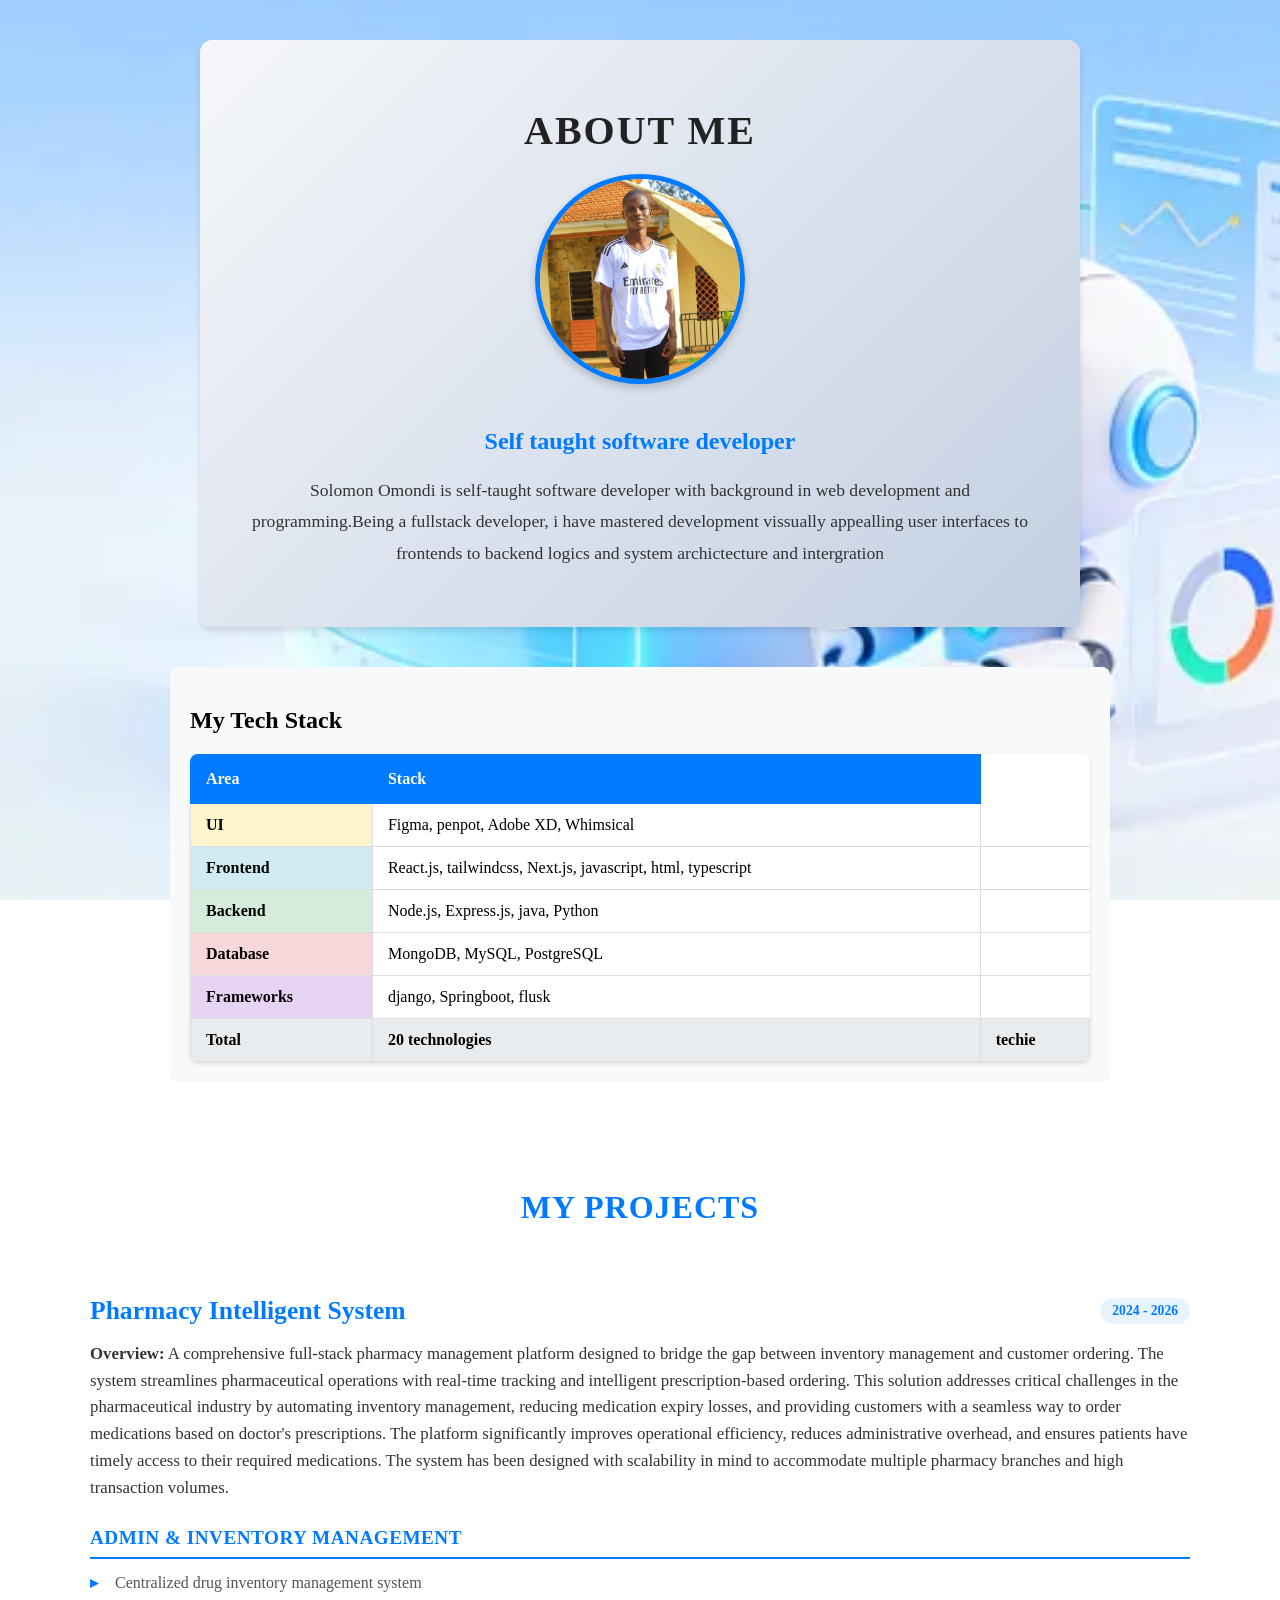
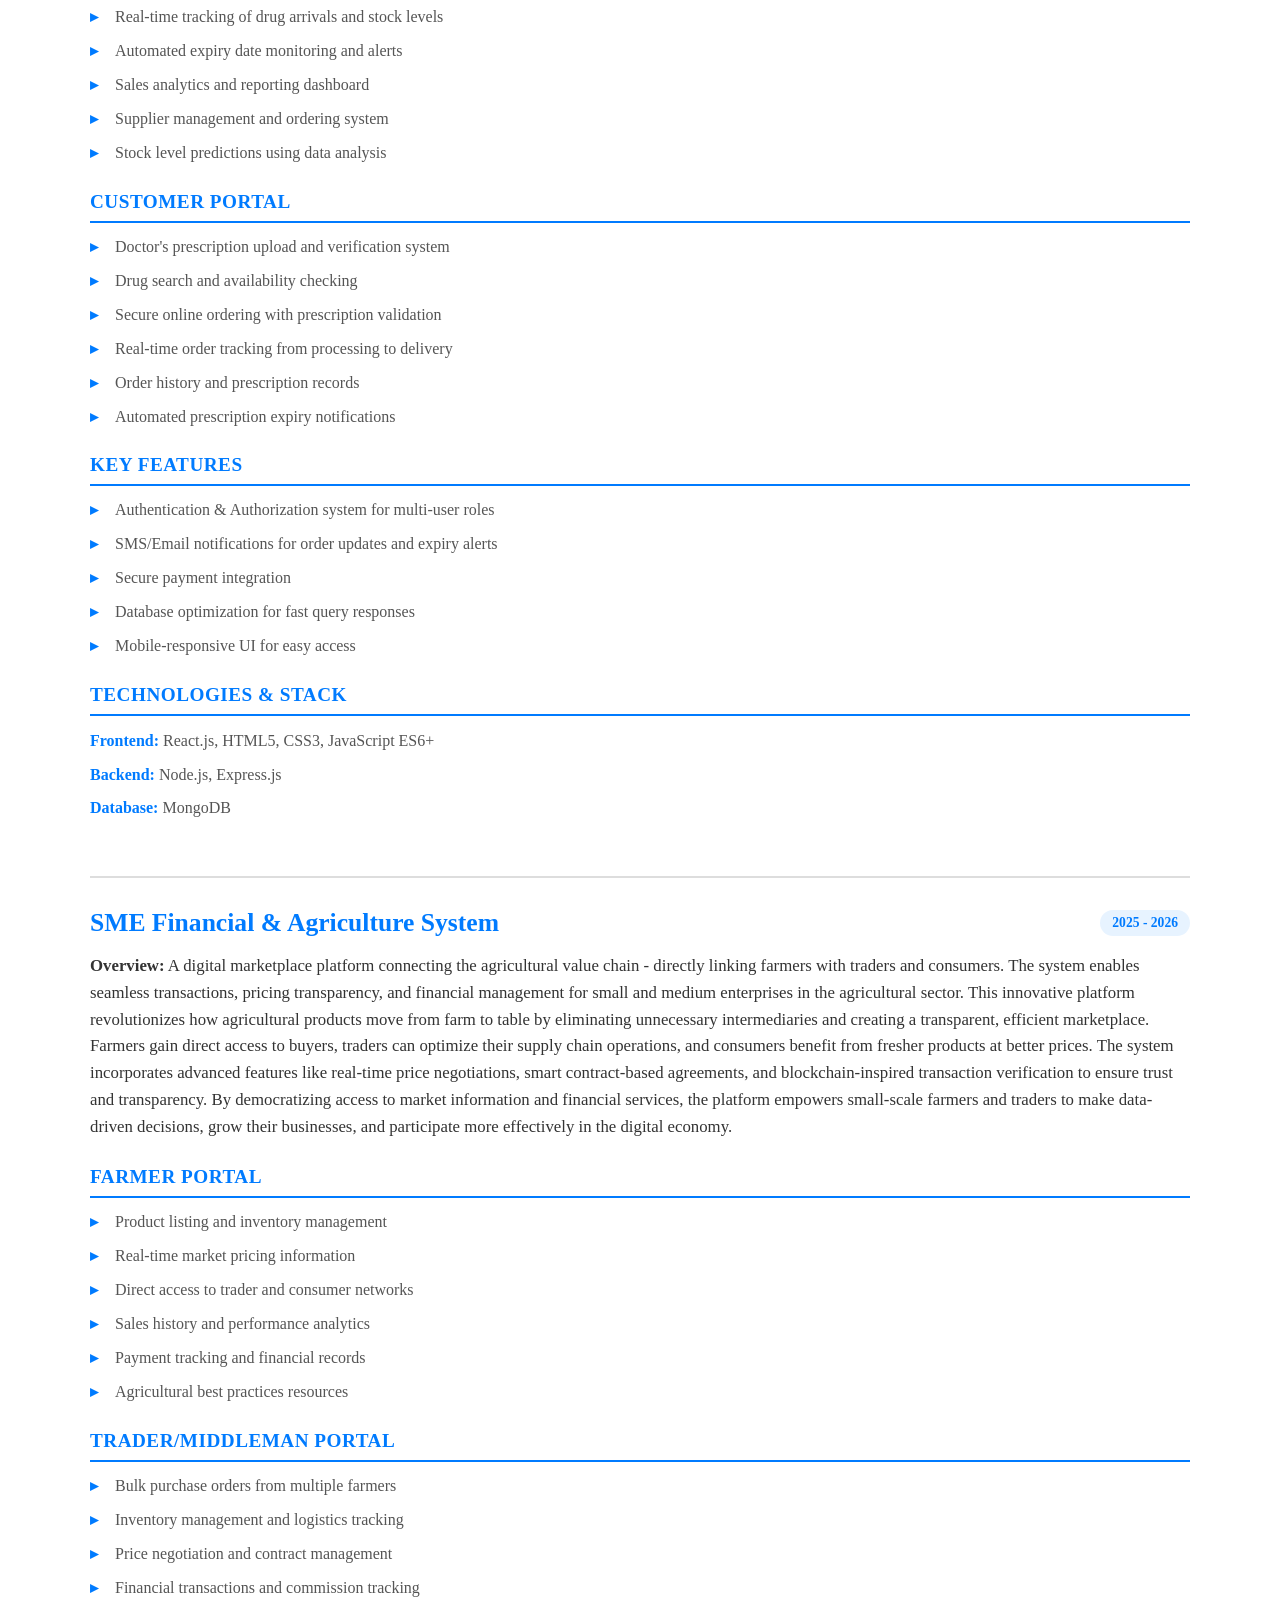
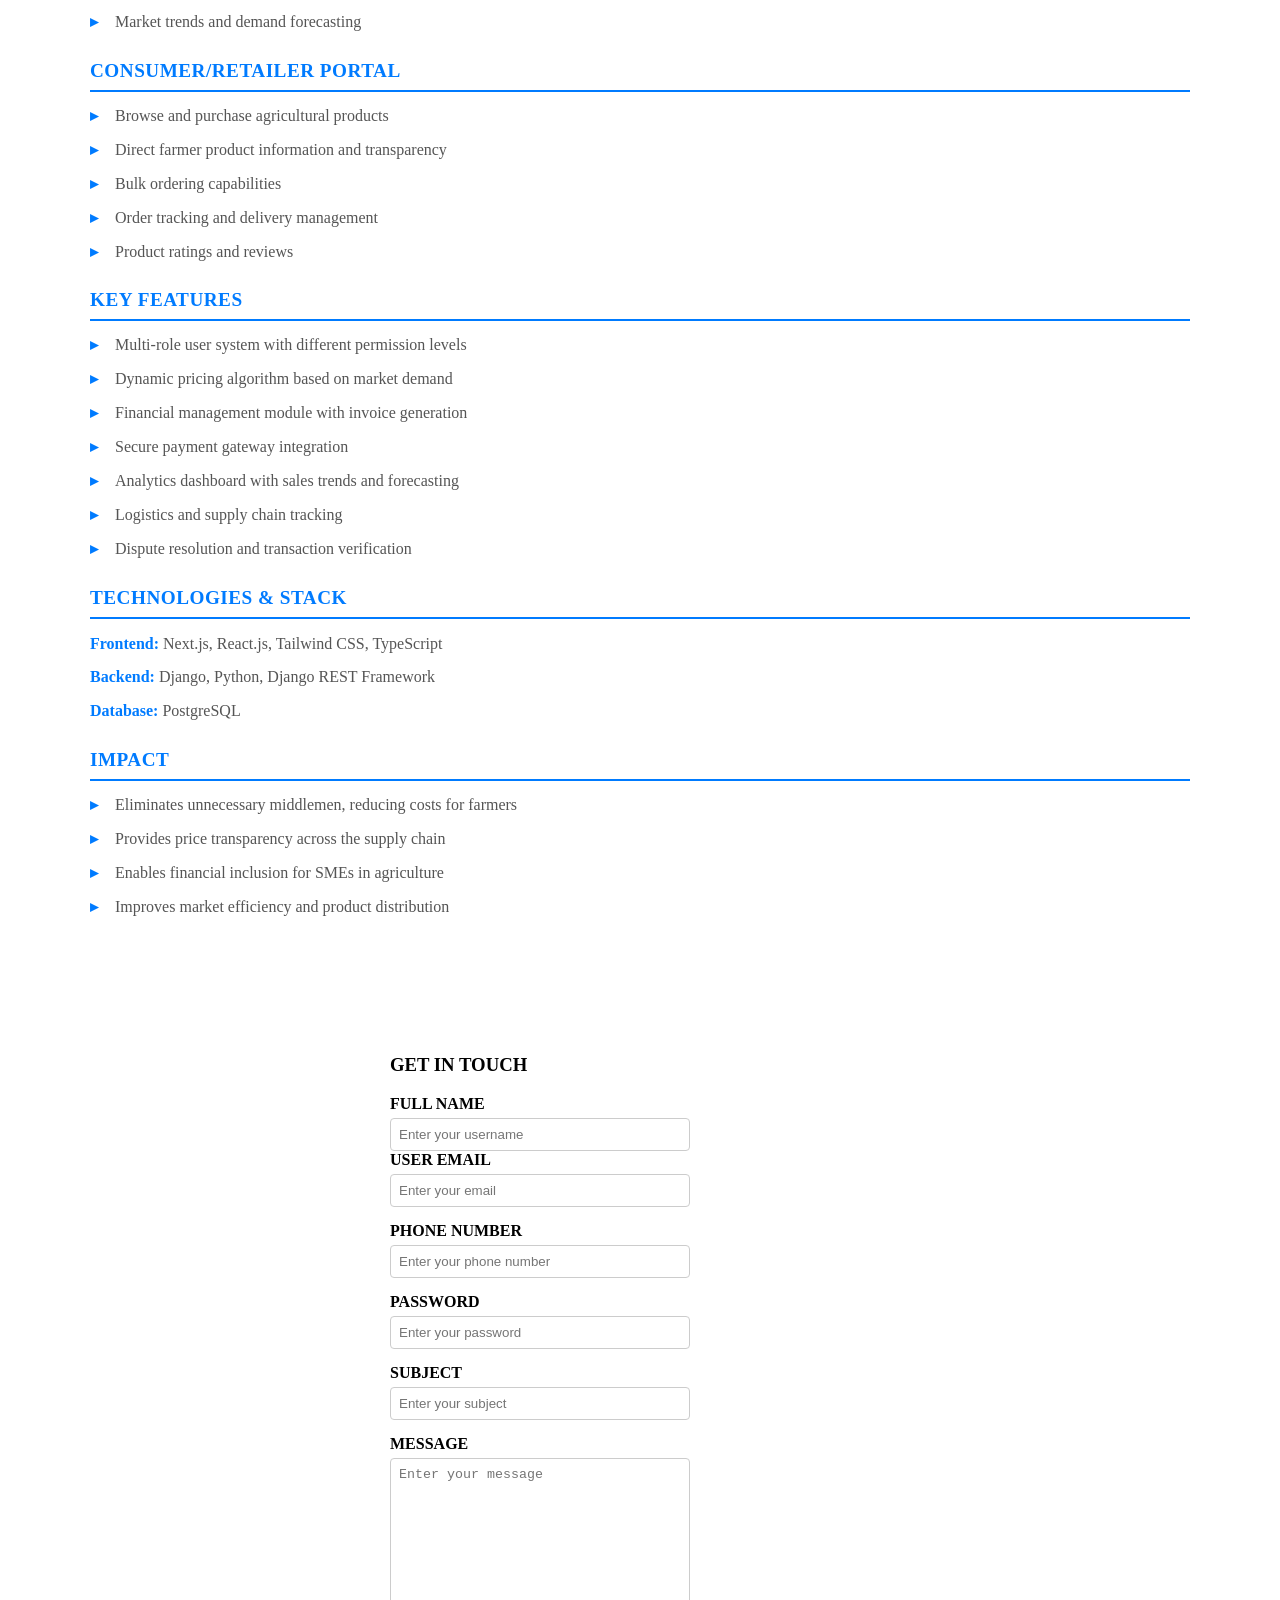
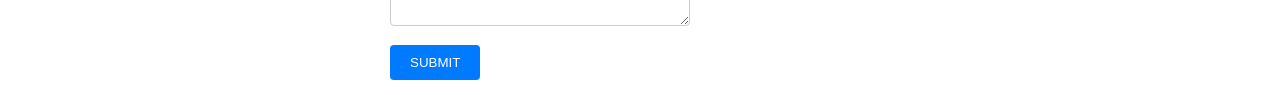
<file: index.html>
<!DOCTYPE html>
<html lang="en">
<head>
    <meta charset="UTF-8">
    <meta name="viewport" content="width=, initial-scale=1.0">
    <title>Document</title>
    <link rel="stylesheet" href="styleme.css">
</head>
<body>
    <div id="about-section">
    <h1>ABout ME</h1>
    <img src="my.jpeg" width="200" height="200" alt="my profile">
    <h2>Self taught software developer</h2>
    <p>Solomon Omondi is  self-taught software developer with
         background in web development and programming.Being a fullstack
        developer, i have mastered development vissually appealling user interfaces
         to frontends to  backend logics and system archictecture and intergration</p>
    </div>
        
    <div id="tech-stack">
         <section id="tech stack">
            <h2>My Tech Stack</h2>
            <table>
                <thead>
                    <tr>
                        <th class="heading">Area</th>
                        <th colspan="2" class="heading ">Stack</th>
                    </tr>
                </thead>
                <tfoot>
                    <td class="footer">Total</td>
                    <td colspan="2" class="footer">20 technologies</td>
                    <td>techie</td>
                </tfoot>
                <tbody>
                   <tr>
                   <td class="UI">UI</td>
                   <td colspan="2">Figma, penpot, Adobe XD, Whimsical</td>
                   </tr>

                   <tr>
                     <td class="Frontend">Frontend</td>
                     <td colspan="2">React.js, tailwindcss, Next.js, javascript, html, typescript</td>
                    </tr>

                  <tr>
                   <td class="Backend">Backend</td>
                    <td colspan="2">Node.js, Express.js, java, Python</td>
                    </tr>
                     <tr>
                    <td class="Database">Database</td>
                    <td colspan="2">MongoDB, MySQL, PostgreSQL</td>
                
                     </tr>

                    

                     <tr>
                    <td class="Frameworks">Frameworks</td>
                    <td colspan="2">django, Springboot, flusk</td>
                
                     </tr>

                     
                </tbody>
            </table>

         </section>
    </div>

   <div id="projects-section">
    <h2>My Projects</h2>
    
    <div class="project">
        <div class="project-header">
            <h3>Pharmacy Intelligent System</h3>
            <span class="project-date">2024 - 2026</span>
        </div>
        
        <p class="project-overview"><strong>Overview:</strong> A comprehensive full-stack pharmacy management platform designed to bridge the gap between inventory management and customer ordering. The system streamlines pharmaceutical operations with real-time tracking and intelligent prescription-based ordering. This solution addresses critical challenges in the pharmaceutical industry by automating inventory management, reducing medication expiry losses, and providing customers with a seamless way to order medications based on doctor's prescriptions. The platform significantly improves operational efficiency, reduces administrative overhead, and ensures patients have timely access to their required medications. The system has been designed with scalability in mind to accommodate multiple pharmacy branches and high transaction volumes.</p>
        
        <div class="project-details">
            <div class="detail-section">
                <h4>Admin & Inventory Management</h4>
                <ul>
                    <li>Centralized drug inventory management system</li>
                    <li>Real-time tracking of drug arrivals and stock levels</li>
                    <li>Automated expiry date monitoring and alerts</li>
                    <li>Sales analytics and reporting dashboard</li>
                    <li>Supplier management and ordering system</li>
                    <li>Stock level predictions using data analysis</li>
                </ul>
            </div>
            
            <div class="detail-section">
                <h4>Customer Portal</h4>
                <ul>
                    <li>Doctor's prescription upload and verification system</li>
                    <li>Drug search and availability checking</li>
                    <li>Secure online ordering with prescription validation</li>
                    <li>Real-time order tracking from processing to delivery</li>
                    <li>Order history and prescription records</li>
                    <li>Automated prescription expiry notifications</li>
                </ul>
            </div>
            
            <div class="detail-section">
                <h4>Key Features</h4>
                <ul>
                    <li>Authentication & Authorization system for multi-user roles</li>
                    <li>SMS/Email notifications for order updates and expiry alerts</li>
                    <li>Secure payment integration</li>
                    <li>Database optimization for fast query responses</li>
                    <li>Mobile-responsive UI for easy access</li>
                </ul>
            </div>
            
            <div class="detail-section">
                <h4>Technologies & Stack</h4>
                <p><strong>Frontend:</strong> React.js, HTML5, CSS3, JavaScript ES6+</p>
                <p><strong>Backend:</strong> Node.js, Express.js</p>
                <p><strong>Database:</strong> MongoDB</p>
            </div>
        </div>
    </div>

    <div class="project">
        <div class="project-header">
            <h3>SME Financial & Agriculture System</h3>
            <span class="project-date">2025 - 2026</span>
        </div>
        
        <p class="project-overview"><strong>Overview:</strong> A digital marketplace platform connecting the agricultural value chain - directly linking farmers with traders and consumers. The system enables seamless transactions, pricing transparency, and financial management for small and medium enterprises in the agricultural sector. This innovative platform revolutionizes how agricultural products move from farm to table by eliminating unnecessary intermediaries and creating a transparent, efficient marketplace. Farmers gain direct access to buyers, traders can optimize their supply chain operations, and consumers benefit from fresher products at better prices. The system incorporates advanced features like real-time price negotiations, smart contract-based agreements, and blockchain-inspired transaction verification to ensure trust and transparency. By democratizing access to market information and financial services, the platform empowers small-scale farmers and traders to make data-driven decisions, grow their businesses, and participate more effectively in the digital economy.</p>
        
        <div class="project-details">
            <div class="detail-section">
                <h4>Farmer Portal</h4>
                <ul>
                    <li>Product listing and inventory management</li>
                    <li>Real-time market pricing information</li>
                    <li>Direct access to trader and consumer networks</li>
                    <li>Sales history and performance analytics</li>
                    <li>Payment tracking and financial records</li>
                    <li>Agricultural best practices resources</li>
                </ul>
            </div>
            
            <div class="detail-section">
                <h4>Trader/Middleman Portal</h4>
                <ul>
                    <li>Bulk purchase orders from multiple farmers</li>
                    <li>Inventory management and logistics tracking</li>
                    <li>Price negotiation and contract management</li>
                    <li>Financial transactions and commission tracking</li>
                    <li>Market trends and demand forecasting</li>
                </ul>
            </div>
            
            <div class="detail-section">
                <h4>Consumer/Retailer Portal</h4>
                <ul>
                    <li>Browse and purchase agricultural products</li>
                    <li>Direct farmer product information and transparency</li>
                    <li>Bulk ordering capabilities</li>
                    <li>Order tracking and delivery management</li>
                    <li>Product ratings and reviews</li>
                </ul>
            </div>
            
            <div class="detail-section">
                <h4>Key Features</h4>
                <ul>
                    <li>Multi-role user system with different permission levels</li>
                    <li>Dynamic pricing algorithm based on market demand</li>
                    <li>Financial management module with invoice generation</li>
                    <li>Secure payment gateway integration</li>
                    <li>Analytics dashboard with sales trends and forecasting</li>
                    <li>Logistics and supply chain tracking</li>
                    <li>Dispute resolution and transaction verification</li>
                </ul>
            </div>
            
            <div class="detail-section">
                <h4>Technologies & Stack</h4>
                <p><strong>Frontend:</strong> Next.js, React.js, Tailwind CSS, TypeScript</p>
                <p><strong>Backend:</strong> Django, Python, Django REST Framework</p>
                <p><strong>Database:</strong> PostgreSQL</p>
            </div>
            
            <div class="detail-section">
                <h4>Impact</h4>
                <ul>
                    <li>Eliminates unnecessary middlemen, reducing costs for farmers</li>
                    <li>Provides price transparency across the supply chain</li>
                    <li>Enables financial inclusion for SMEs in agriculture</li>
                    <li>Improves market efficiency and product distribution</li>
                </ul>
            </div>
        </div>
    </div>
</div>

    <div id="contact-section">

         <section id="form selection">
            <form action="" method="post">
                <h3>GET IN TOUCH</h3>

                <div class="form-group">
                <label for="name" class="username" name = "username">FULL NAME</label>
                <input type="text" name="username" placeholder="Enter your username" required>
              
                <div class="form-group">
                <label for="name" class="useremail" aria-required="true">USER EMAIL</label>
                <input type="text" placeholder="Enter your email" required>
                </div>
               
                <div class="form-group">
                <label for="number" class="usernumber" aria-required="true">PHONE NUMBER</label>
                <input type="number" placeholder="Enter your phone number" required>
                </div>

                <div class="form-group">
                <label for="password" class="userpassword" aria-required="true">PASSWORD</label>
                <input type="password" placeholder="Enter your password" required>
                </div>

                <div class="form-group">
                <label for="subject">SUBJECT</label>
                <input type="text" placeholder="Enter your subject" required>
                </div>

                <div class="form-group">
                <label for="message">MESSAGE</label>
                <textarea name="message" id="txetarea" rows="10" cols="50" placeholder="Enter your message" required></textarea>
                </div>

                <div class="form-group">
                <button type="submit">SUBMIT</button>
                </div>
                


            </form>

         </section>
    </div>
   
</body>
</html>
</file>
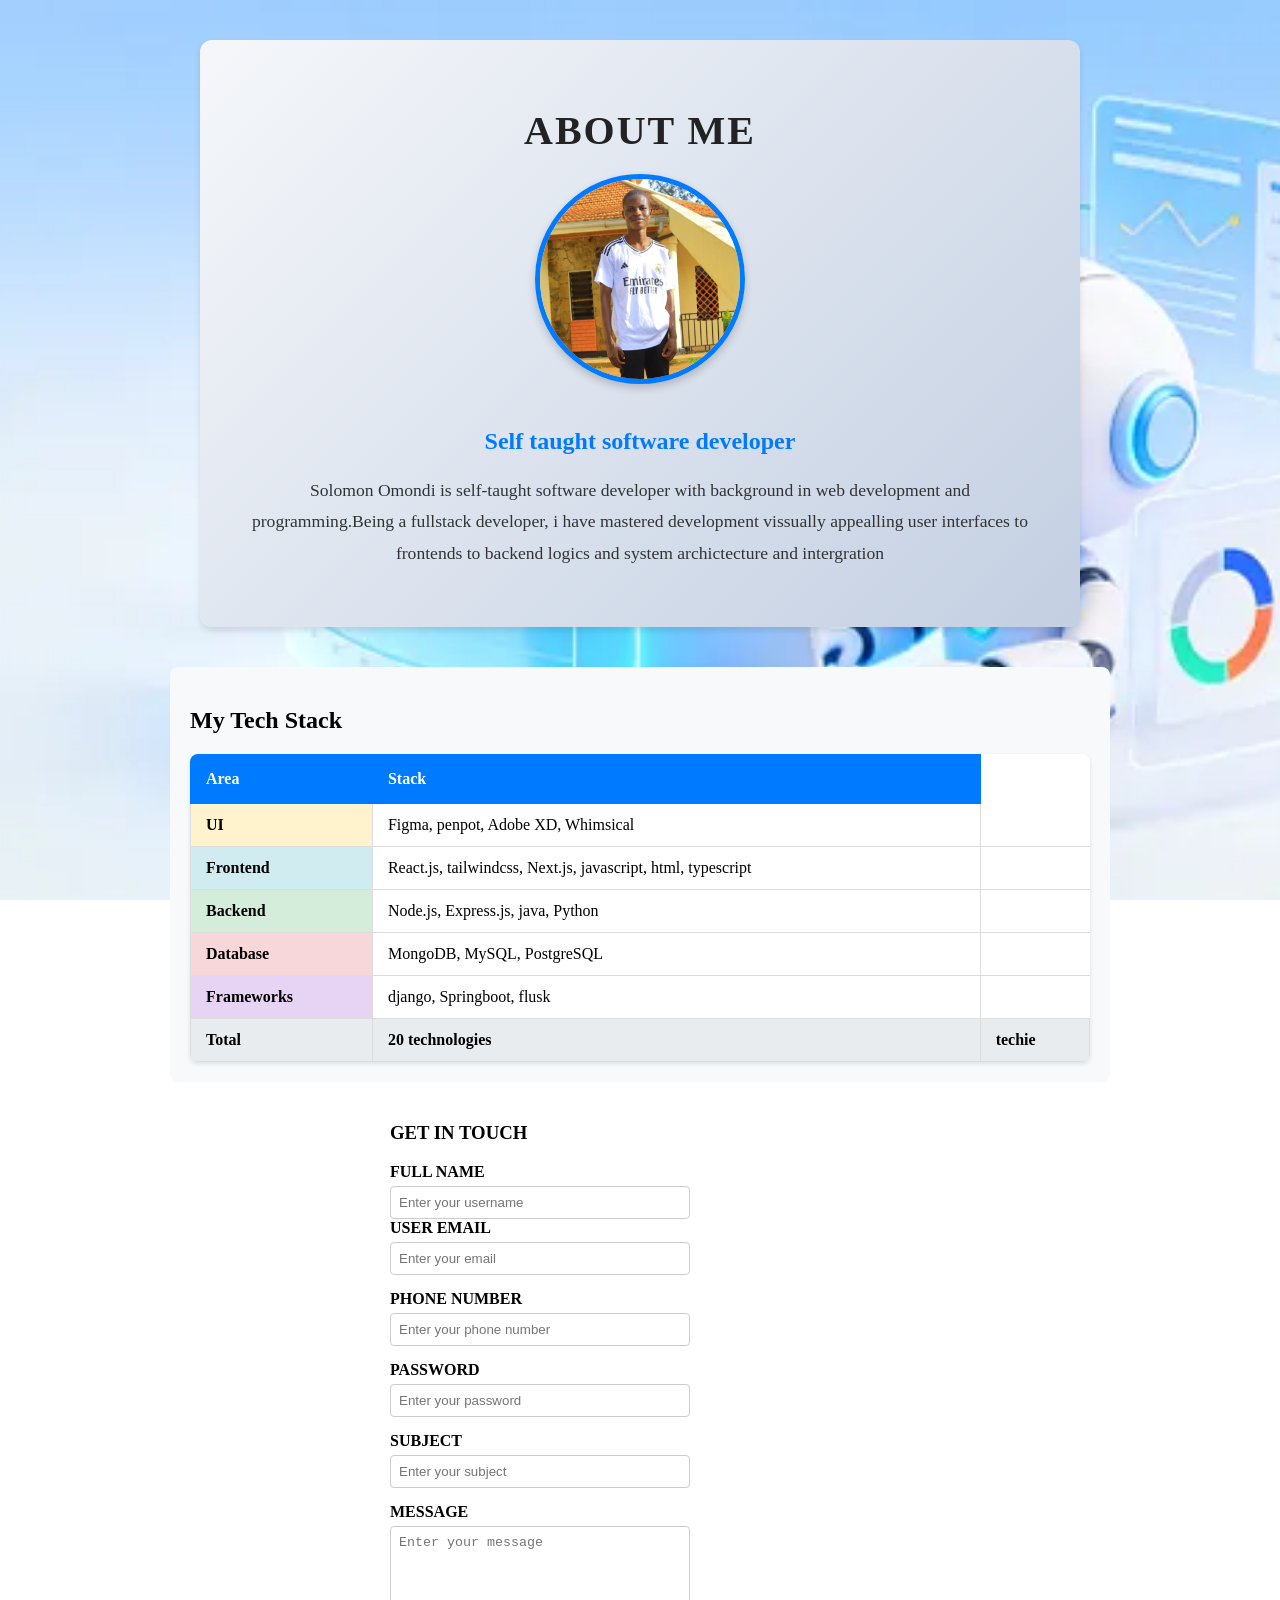
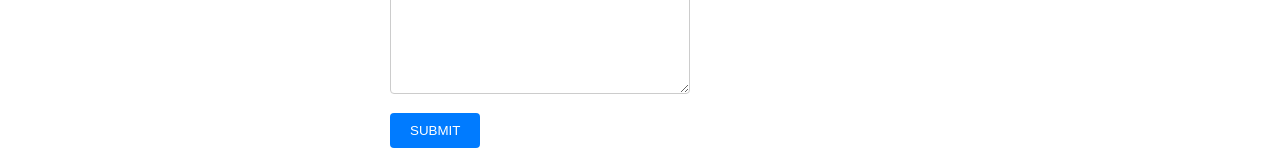
<file: me.html>
<!DOCTYPE html>
<html lang="en">
<head>
    <meta charset="UTF-8">
    <meta name="viewport" content="width=, initial-scale=1.0">
    <title>Document</title>
    <link rel="stylesheet" href="styleme.css">
</head>
<body>
    <div id="about-section">
    <h1>ABout ME</h1>
    <img src="my.jpeg" width="200" height="200" alt="my profile">
    <h2>Self taught software developer</h2>
    <p>Solomon Omondi is  self-taught software developer with
         background in web development and programming.Being a fullstack
        developer, i have mastered development vissually appealling user interfaces
         to frontends to  backend logics and system archictecture and intergration</p>
    </div>
        
    <div id="tech-stack">
         <section id="tech stack">
            <h2>My Tech Stack</h2>
            <table>
                <thead>
                    <tr>
                        <th class="heading">Area</th>
                        <th colspan="2" class="heading ">Stack</th>
                    </tr>
                </thead>
                <tfoot>
                    <td class="footer">Total</td>
                    <td colspan="2" class="footer">20 technologies</td>
                    <td>techie</td>
                </tfoot>
                <tbody>
                   <tr>
                   <td class="UI">UI</td>
                   <td colspan="2">Figma, penpot, Adobe XD, Whimsical</td>
                   </tr>

                   <tr>
                     <td class="Frontend">Frontend</td>
                     <td colspan="2">React.js, tailwindcss, Next.js, javascript, html, typescript</td>
                    </tr>

                  <tr>
                   <td class="Backend">Backend</td>
                    <td colspan="2">Node.js, Express.js, java, Python</td>
                    </tr>
                     <tr>
                    <td class="Database">Database</td>
                    <td colspan="2">MongoDB, MySQL, PostgreSQL</td>
                
                     </tr>

                    

                     <tr>
                    <td class="Frameworks">Frameworks</td>
                    <td colspan="2">django, Springboot, flusk</td>
                
                     </tr>

                     
                </tbody>
            </table>

         </section>
    </div>

    <div id="contact-section">

         <section id="form selection">
            <form action="" method="post">
                <h3>GET IN TOUCH</h3>

                <div class="form-group">
                <label for="name" class="username" name = "username">FULL NAME</label>
                <input type="text" name="username" placeholder="Enter your username" required>
              
                <div class="form-group">
                <label for="name" class="useremail" aria-required="true">USER EMAIL</label>
                <input type="text" placeholder="Enter your email" required>
                </div>
               
                <div class="form-group">
                <label for="number" class="usernumber" aria-required="true">PHONE NUMBER</label>
                <input type="number" placeholder="Enter your phone number" required>
                </div>

                <div class="form-group">
                <label for="password" class="userpassword" aria-required="true">PASSWORD</label>
                <input type="password" placeholder="Enter your password" required>
                </div>

                <div class="form-group">
                <label for="subject">SUBJECT</label>
                <input type="text" placeholder="Enter your subject" required>
                </div>

                <div class="form-group">
                <label for="message">MESSAGE</label>
                <textarea name="message" id="txetarea" rows="10" cols="50" placeholder="Enter your message" required></textarea>
                </div>

                <div class="form-group">
                <button type="submit">SUBMIT</button>
                </div>
                


            </form>

         </section>
    </div>
   
</body>
</html>
</file>
<file: styleme.css>
body {
    background-image: url('img.webp');
    background-size: cover;
    background-attachment: fixed;
    background-position: center;
    margin: 0;
    padding: 0;
}
/* About Section Styling */
#about-section {
    max-width: 800px;
    margin: 40px auto;
    padding: 40px;
    background: linear-gradient(135deg, #f5f7fa 0%, #c3cfe2 100%);
    border-radius: 12px;
    text-align: center;
    box-shadow: 0 4px 6px rgba(0, 0, 0, 0.1);
}

#about-section h1 {
    font-size: 2.5em;
    color: #222;
    margin-bottom: 20px;
    text-transform: uppercase;
    letter-spacing: 2px;
}

#about-section h2 {
    font-size: 1.5em;
    color: #007bff;
    margin-bottom: 20px;
    font-weight: 600;
}

#about-section img {
    width: 200px;
    height: 200px;
    border-radius: 50%;
    border: 5px solid #007bff;
    margin-bottom: 20px;
    object-fit: cover;
    box-shadow: 0 4px 8px rgba(0, 0, 0, 0.2);
    transition: transform 0.3s ease;
}

#about-section img:hover {
    transform: scale(1.05);
}

#about-section p {
    font-size: 1.1em;
    line-height: 1.8;
    color: #333;
    margin-top: 15px;
}
/* Tech Stack Table Styling */
#tech-stack {
    max-width: 900px;
    margin: 40px auto;
    padding: 20px;
    background-color: #f8f9fa;
    border-radius: 8px;
}

#tech-stack h3 {
    text-align: center;
    margin-bottom: 20px;
    color: #333;
}

table {
    width: 100%;
    border-collapse: collapse;
    background-color: white;
    box-shadow: 0 2px 4px rgba(0, 0, 0, 0.1);
    border-radius: 8px;
    overflow: hidden;
}

table thead {
    background-color: #007bff;
    color: white;
}

table th {
    padding: 15px;
    text-align: left;
    font-weight: bold;
    border: 1px solid #007bff;
}

table tbody tr {
    border-bottom: 1px solid #ddd;
    transition: background-color 0.3s ease;
}

table tbody tr:hover {
    background-color: #f0f8ff;
}

table td {
    padding: 12px 15px;
    border: 1px solid #ddd;
}

/* Color coding for different tech areas */
table td.UI {
    background-color: #fff3cd;
    font-weight: bold;
}

table td.Frontend {
    background-color: #d1ecf1;
    font-weight: bold;
}

table td.Backend {
    background-color: #d4edda;
    font-weight: bold;
}

table td.Database {
    background-color: #f8d7da;
    font-weight: bold;
}

table td.Frameworks {
    background-color: #e7d4f5;
    font-weight: bold;
}

table tfoot {
    background-color: #e9ecef;
}

table tfoot td {
    padding: 12px 15px;
    font-weight: bold;
    border: 1px solid #ddd;
}
form {
        max-width: 500px;
        margin: 0 auto;
     
    }
    .form-group {
        margin-bottom: 15px;
    }

    .form-group label {
        display: block;
        margin-bottom: 5px;
        font-weight: bold;
    }

    .form-group input,
    .form-group textarea {
        width: 300px;
        padding: 8px;
        border: 1px solid #ccc;
        border-radius: 4px;
        box-sizing: border-box;
    }

    .form-group button {
        padding: 10px 20px;
        background-color: #007bff;
        color: white;
        border: none;
        border-radius: 4px;
        cursor: pointer;
    }

    .form-group button:hover {
        background-color: #0056b3;
    }

    /* Projects Section Styling */
#projects-section {
    max-width: 1100px;
    margin: 40px auto;
    padding: 40px;
}

#projects-section h2 {
    text-align: center;
    font-size: 2em;
    color: #007bff;
    margin-bottom: 40px;
    text-transform: uppercase;
    letter-spacing: 1px;
}

.project {
    padding: 30px 0;
    border-bottom: 2px solid #ddd;
}

.project:last-child {
    border-bottom: none;
}

.project-header {
    display: flex;
    justify-content: space-between;
    align-items: center;
    margin-bottom: 15px;
}

.project-header h3 {
    color: #007bff;
    font-size: 1.6em;
    margin: 0;
    flex: 1;
}

.project-date {
    background-color: #e7f3ff;
    color: #007bff;
    padding: 5px 12px;
    border-radius: 20px;
    font-size: 0.85em;
    font-weight: 600;
    white-space: nowrap;
}

.project-overview {
    color: #333;
    font-size: 1.05em;
    line-height: 1.6;
    margin: 15px 0;
}

.project-details {
    margin-top: 25px;
}

.detail-section {
    margin-bottom: 25px;
}

.detail-section h4 {
    color: #007bff;
    font-size: 1.2em;
    margin-bottom: 12px;
    text-transform: uppercase;
    letter-spacing: 0.5px;
    border-bottom: 2px solid #007bff;
    padding-bottom: 8px;
}

.detail-section ul {
    list-style: none;
    padding-left: 0;
    margin: 0;
}

.detail-section ul li {
    color: #555;
    margin-bottom: 10px;
    padding-left: 25px;
    position: relative;
    line-height: 1.5;
}

.detail-section ul li:before {
    content: "▸";
    color: #007bff;
    position: absolute;
    left: 0;
    font-weight: bold;
}

.detail-section p {
    color: #555;
    line-height: 1.6;
    margin: 8px 0;
}

.detail-section p strong {
    color: #007bff;
}
</file>
